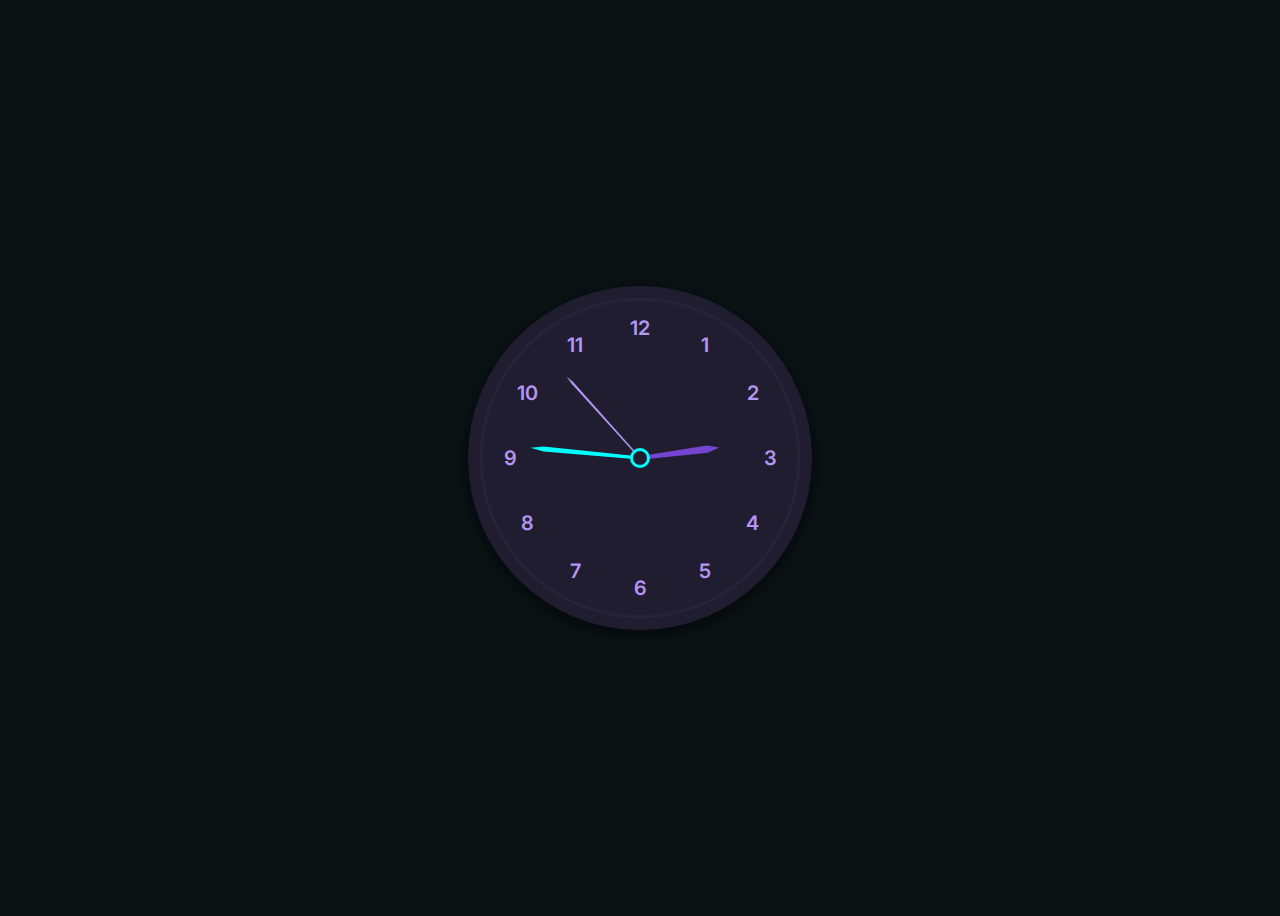
<file: Analog CLock/index.html>
<!DOCTYPE html>
<html lang="en">

<head>
    <meta charset="UTF-8" />
    <meta name="viewport" content="width=device-width, initial-scale=1.0" />
    <title>Analog Clock</title>
    <link href="https://fonts.googleapis.com/css2?family=Inter:wght@600&display=swap" rel="stylesheet" />
    <link rel="stylesheet" href="style.css">
</head>

<body>
    <div class="cwf-clock" id="cwfClock">
        <div class="cwf-center-dot"></div>
        <div class="cwf-hour-hand" id="hourHand"></div>
        <div class="cwf-minute-hand" id="minuteHand"></div>
        <div class="cwf-second-hand" id="secondHand"></div>
    </div>

    <script src="script.js"></script>
</body>

</html>
</file>
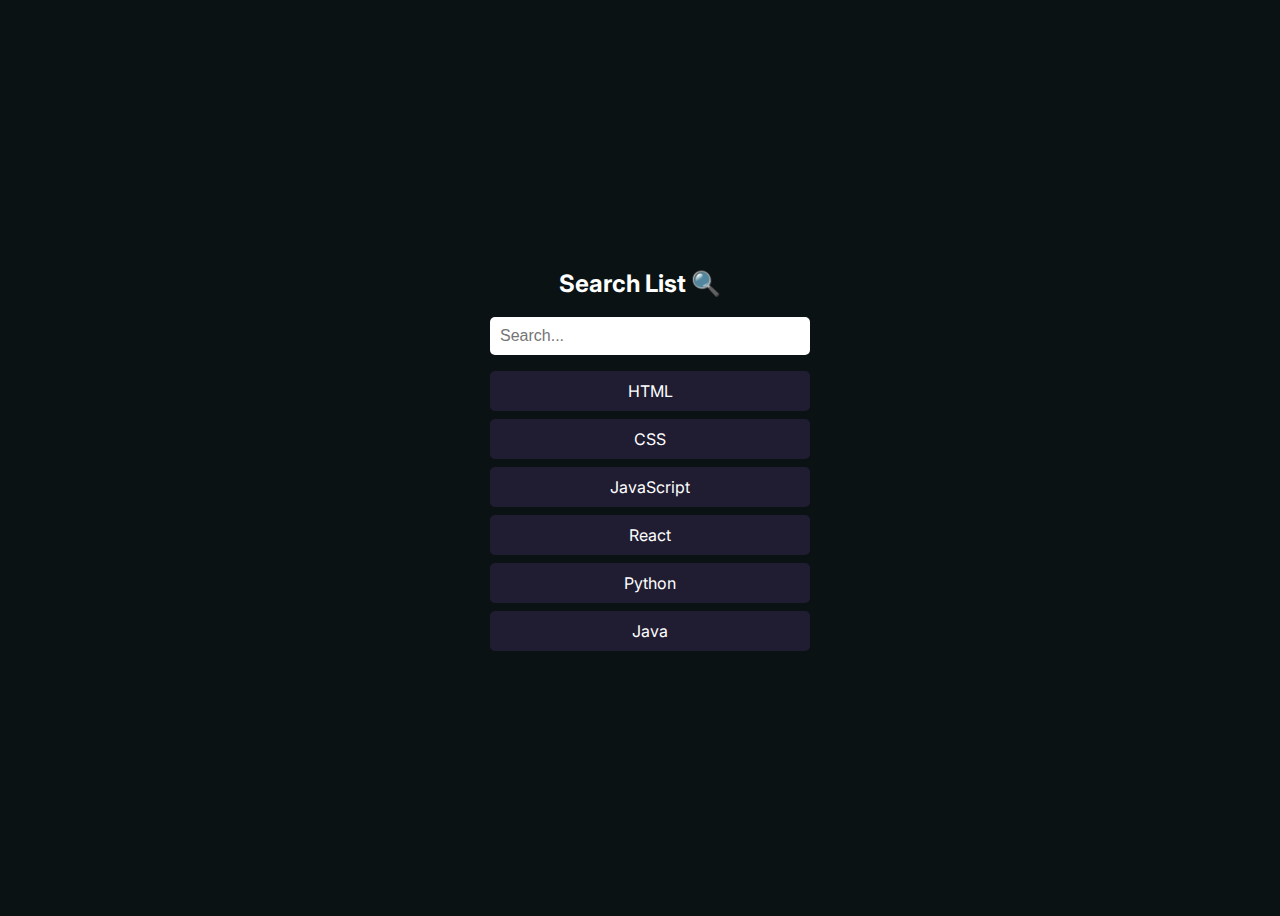
<file: Search List/index.html>
<!DOCTYPE html>
<html lang="en">

<head>
    <meta charset="UTF-8">
    <meta name="viewport" content="width=device-width, initial-scale=1.0">
    <title>Search List using JS</title>
    <link rel="stylesheet" href="style.css" />
    <link href="https://fonts.googleapis.com/css2?family=Inter:wght@400;600&display=swap" rel="stylesheet">
</head>

<body>
    <div class="container">
        <h2>Search List 🔍</h2>
        <input type="text" id="searchInput" 
        placeholder="Search..." autocomplete="off"/>
        <ul id="list">
            <li>HTML</li>
            <li>CSS</li>
            <li>JavaScript</li>
            <li>React</li>
            <li>Python</li>
            <li>Java</li>
        </ul>
        <p id="noResult" style="display: none;">
            No results found 😕
        </p>
    </div>
    <script src="script.js"></script>
</body>

</html>
</file>
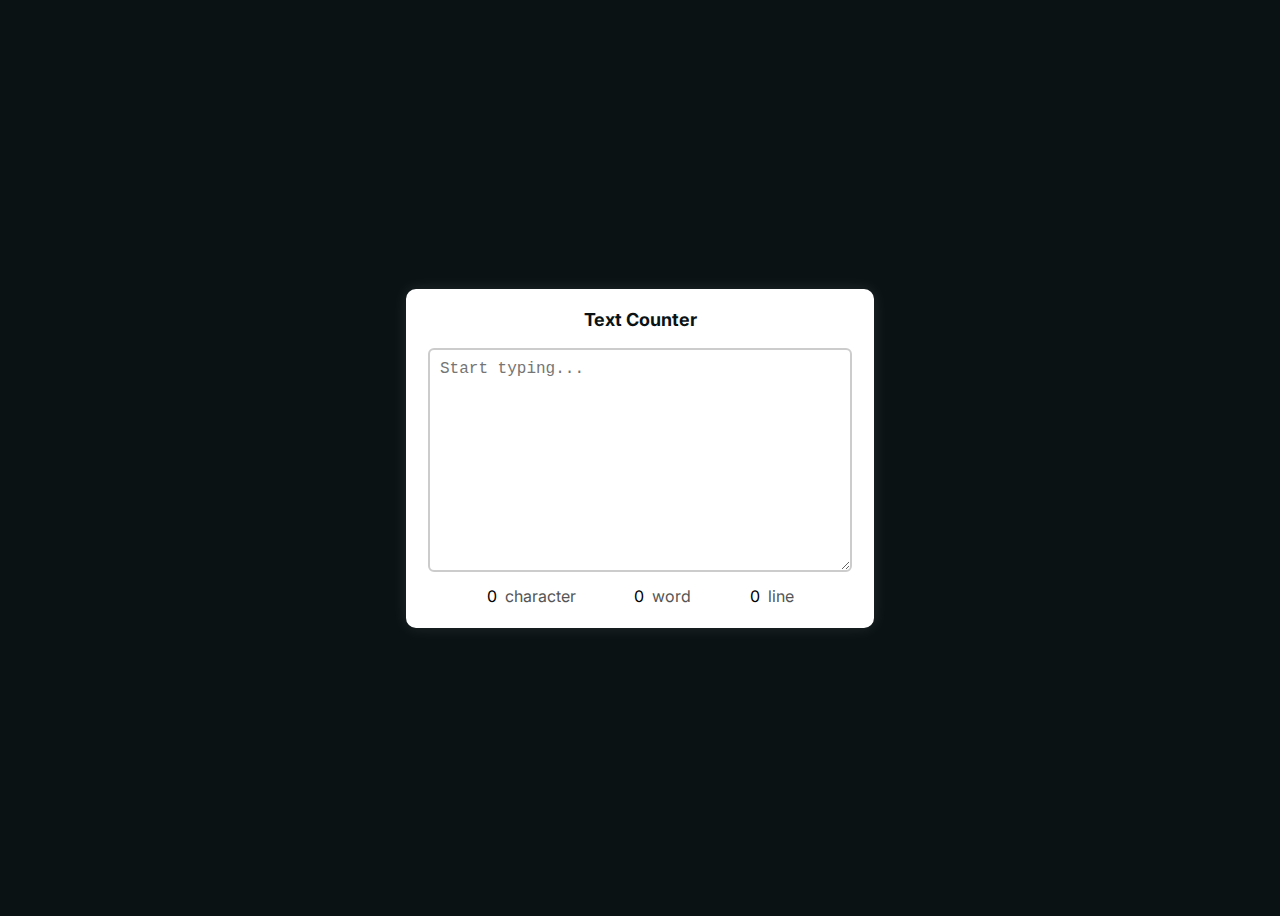
<file: Text Counter/index.html>
<!DOCTYPE html>
<html lang="en">
<head>
  <meta charset="UTF-8" />
  <meta name="viewport" content="width=device-width, initial-scale=1.0"/>
  <title>Text Counter</title>
  <link rel="stylesheet" href="style.css" />
  <link href="https://fonts.googleapis.com/css2?family=Inter:wght@400;600&display=swap" rel="stylesheet" />
</head>
<body>

  <div class="container">
    <p>Text Counter</p>
    <textarea name="text-counter" id="text-counter" 
    placeholder="Start typing..."></textarea>
    <div class="counter">
      <div class="chars">0 <span>character</span></div>
      <div class="words">0 <span>word</span></div>
      <div class="lines">0 <span>line</span></div>
    </div>
  </div>

  <script src="script.js"></script>
</body>
</html>
</file>
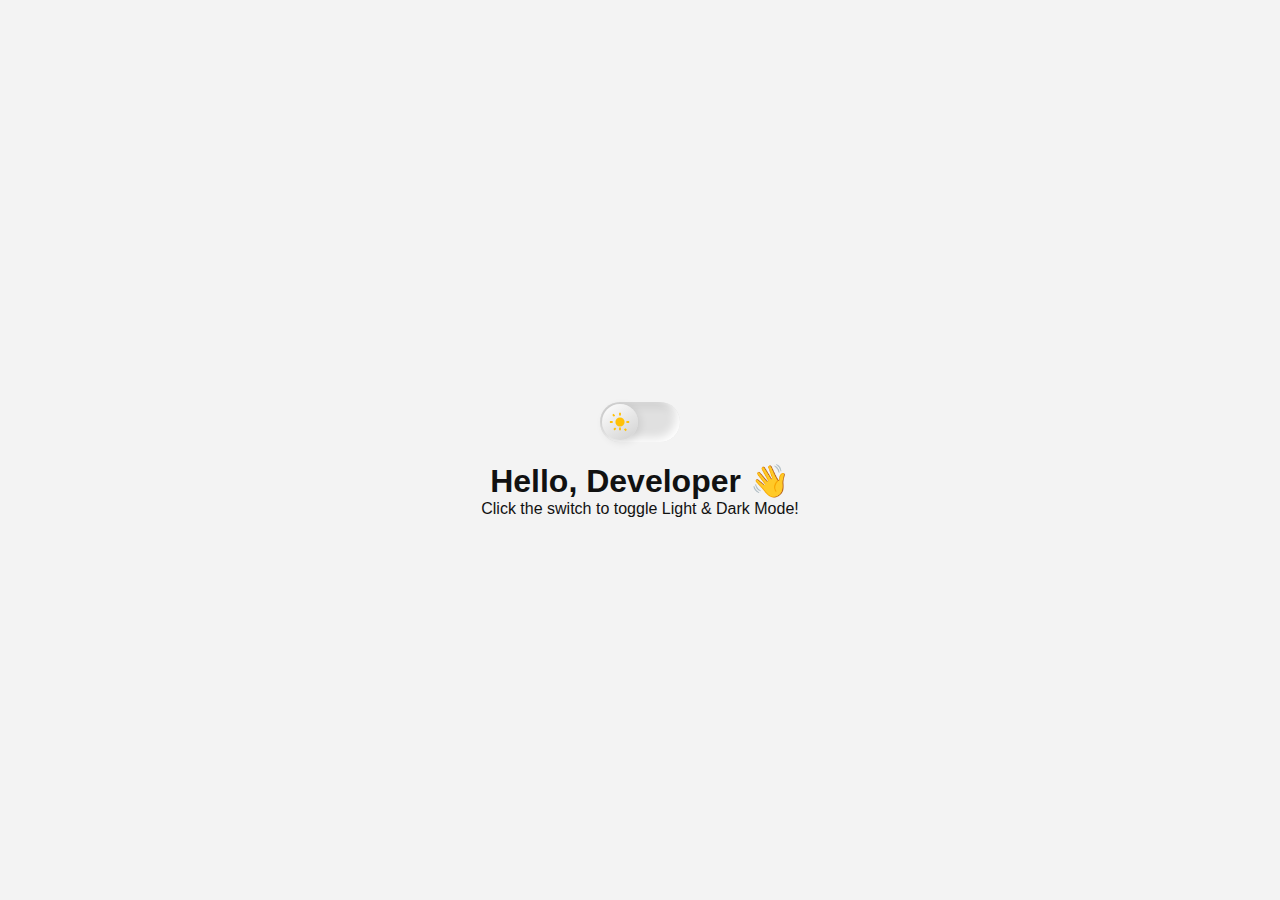
<file: Toggle Theme/index.html>
<!DOCTYPE html>
<html lang="en">

<head>
    <meta charset="UTF-8" />
    <meta name="viewport" content="width=device-width, initial-scale=1.0" />
    <title>Dark/Light Theme Toggle</title>
    <link rel="stylesheet" href="style.css" />
</head>

<body class="light">
    <div class="container">
        <div class="toggle-switch" id="themeToggle">
            <div class="toggle-thumb" id="thumb">
                <div class="icon sun" id="sunIcon">
                    <svg viewBox="0 0 24 24" fill="#FFC107" xmlns="http://www.w3.org/2000/svg">
                        <path
                            d="M6.76 4.84l-1.8-1.79L3.54 4.47 5.34 6.26l1.42-1.42zM1 11h3v2H1v-2zm10-9h2v3h-2V2zm9.46 2.47l-1.42-1.42-1.79 1.79 1.42 1.42 1.79-1.79zM17.24 4.84l1.8-1.79 1.42 1.42-1.8 1.79-1.42-1.42zM12 7a5 5 0 100 10 5 5 0 000-10zm10 4v2h-3v-2h3zm-4.24 7.76l1.8 1.79-1.42 1.42-1.8-1.79 1.42-1.42zM13 21h-2v-3h2v3zm-8.24-1.24l1.79-1.79 1.42 1.42-1.79 1.8-1.42-1.43z" />
                    </svg>
                </div>
                <div class="icon moon" id="moonIcon">
                    <svg viewBox="0 0 24 24" fill="#90CAF9" xmlns="http://www.w3.org/2000/svg"
                        style="transform: translate(5px, -1px);">
                        <path d="M9.37 5.51a7 7 0 007.12 11.92 9 9 0 11-7.12-11.92z" />
                    </svg>
                </div>
            </div>
        </div>
        <h1>Hello, Developer 👋</h1>
        <p>Click the switch to toggle Light & Dark Mode!</p>
    </div>
    <script src="script.js"></script>
</body>

</html>
</file>
<file: Analog CLock/style.css>
body {
  background: #0a1214;
  display: flex;
  justify-content: center;
  align-items: center;
  height: 100vh;
  font-family: "Inter", sans-serif;
}

.cwf-clock {
  background: #201d31;
  width: 320px;
  height: 320px;
  border-radius: 50%;
  position: relative;
  border: 12px solid transparent;
  border-radius: 50%;
  box-shadow: inset 0 0 5px rgba(255, 255, 255, 0.1),
    0 4px 15px rgba(0, 0, 0, 0.6);
}

.cwf-center-dot {
  width: 14px;
  height: 14px;
  background: #201d31;
  border: 3px solid #00ffff;
  border-radius: 50%;
  position: absolute;
  top: 50%;
  left: 50%;
  transform: translate(-50%, -50%);
  z-index: 10;
}

.cwf-hour-hand,
.cwf-minute-hand,
.cwf-second-hand {
  position: absolute;
  top: 50%;
  left: 50%;
  transform-origin: bottom center;
  filter: drop-shadow(0 2px 3px rgba(0, 0, 0, 0.7));
}

.cwf-hour-hand {
  width: 12px;
  height: 80px;
  background: #7544d1;
  clip-path: polygon(50% 0%, 80% 15%, 65% 100%, 35% 100%, 20% 15%);
  z-index: 3;
}

.cwf-minute-hand {
  width: 10px;
  height: 110px;
  background: #00ffff;
  clip-path: polygon(50% 0%, 75% 12%, 65% 100%, 35% 100%, 25% 12%);
  z-index: 4;
}

.cwf-second-hand {
  width: 6px;
  height: 110px;
  background: #b495f1;
  clip-path: polygon(50% 0%, 70% 8%, 60% 100%, 40% 100%, 30% 8%);
  z-index: 5;
}

.cwf-number {
  position: absolute;
  width: 30px;
  height: 30px;
  color: #b495f1;
  font-size: 20px;
  font-weight: 600;
  text-align: center;
  line-height: 30px;
  transform: translate(-50%, -50%);
}
</file>
<file: Search List/style.css>
body {
  font-family: "Inter", sans-serif;
  background-color: #0a1214;
  color: white;
  display: flex;
  justify-content: center;
  align-items: center;
  height: 100vh;
}

.container {
  text-align: center;
  width: 300px;
}

input {
  width: 100%;
  padding: 10px;
  border: none;
  border-radius: 5px;
  outline: none;
  font-size: 16px;
}

ul {
  list-style: none;
  padding: 0;
}

li {
  padding: 10px;
  background: #201d32;
  margin-bottom: 8px;
  border-radius: 5px;
  width: 100%;
  transition: background 0.8s ease;
}

li:hover {
  background: #2d3c44;
}
</file>
<file: Text Counter/style.css>
body {
  background-color: #0a1214;
  display: flex;
  align-items: center;
  justify-content: center;
  height: 100vh;
  font-family: "Inter", sans-serif;
}
.container {
  border: 2px solid white;
  padding: 0px 20px;
  padding-bottom: 20px;
  border-radius: 10px;
  background-color: white;
  box-shadow: 0 0 15px rgba(255, 255, 255, 0.1);
}
p {
  text-align: center;
  font-size: 18px;
  font-weight: bold;
  color: #0a1214;
}

textarea {
  height: 200px;
  width: 400px;
  padding: 10px;
  font-size: 1rem;
  color: #0a1214;
  border: 2px solid #ccc;
  border-radius: 6px;
  outline: none;
}
textarea:focus {
  border: 2px solid #0a1214;
}
.counter {
  display: flex;
  align-items: center;
  justify-content: space-evenly;
  margin-top: 10px;
}
.counter span {
  font-weight: normal;
  color: #555;
  margin-left: 4px;
}
</file>
<file: Toggle Theme/style.css>
* {
  margin: 0;
  padding: 0;
  box-sizing: border-box;
}

body {
  font-family: "Segoe UI", sans-serif;
  transition: background 0.5s ease, color 0.5s ease;
  min-height: 100vh;
  display: flex;
  align-items: center;
  justify-content: center;
}

body.light {
  background: #f3f3f3;
  color: #111;
}

body.dark {
  background: #0f1117;
  color: #fff;
}

.container {
  text-align: center;
  padding: 40px;
}

.toggle-switch {
  width: 80px;
  height: 40px;
  background: #e0e0e0;
  border-radius: 50px;
  position: relative;
  cursor: pointer;
  margin: 20px auto;
  box-shadow: 
  inset -4px -4px 10px
  #fff, inset 4px 4px 10px 
  rgba(0, 0, 0, 0.1);
  transition: background 0.4s ease;
}

.toggle-thumb {
  width: 36px;
  height: 36px;
  position: absolute;
  top: 2px;
  left: 2px;
  display: flex;
  align-items: center;
  justify-content: center;
  transition: all 0.4s ease;
  border-radius: 50%;
  background: 
  linear-gradient(145deg, #ffffff, #d1d1d1);
  box-shadow: 2px 2px 8px rgba(0, 0, 0, 0.1);
  overflow: hidden;
}

body.dark .toggle-thumb {
  left: 42px;
  background: linear-gradient(145deg, #1e1e1e, #2a2a2a);
}

.icon {
  position: absolute;
  opacity: 0;
  transition: opacity 0.3s ease, transform 0.3s ease;
  width: 22px;
  height: 22px;
}

.sun svg,
.moon svg {
  width: 100%;
  height: 100%;
  display: block;
}

.sun {
  opacity: 1;
  transform: scale(1);
}

body.dark .sun {
  opacity: 0;
  transform: scale(0.7);
}

body.dark .moon {
  opacity: 1;
  transform: scale(1);
}

.moon {
  transform: scale(0.7);
}
</file>
